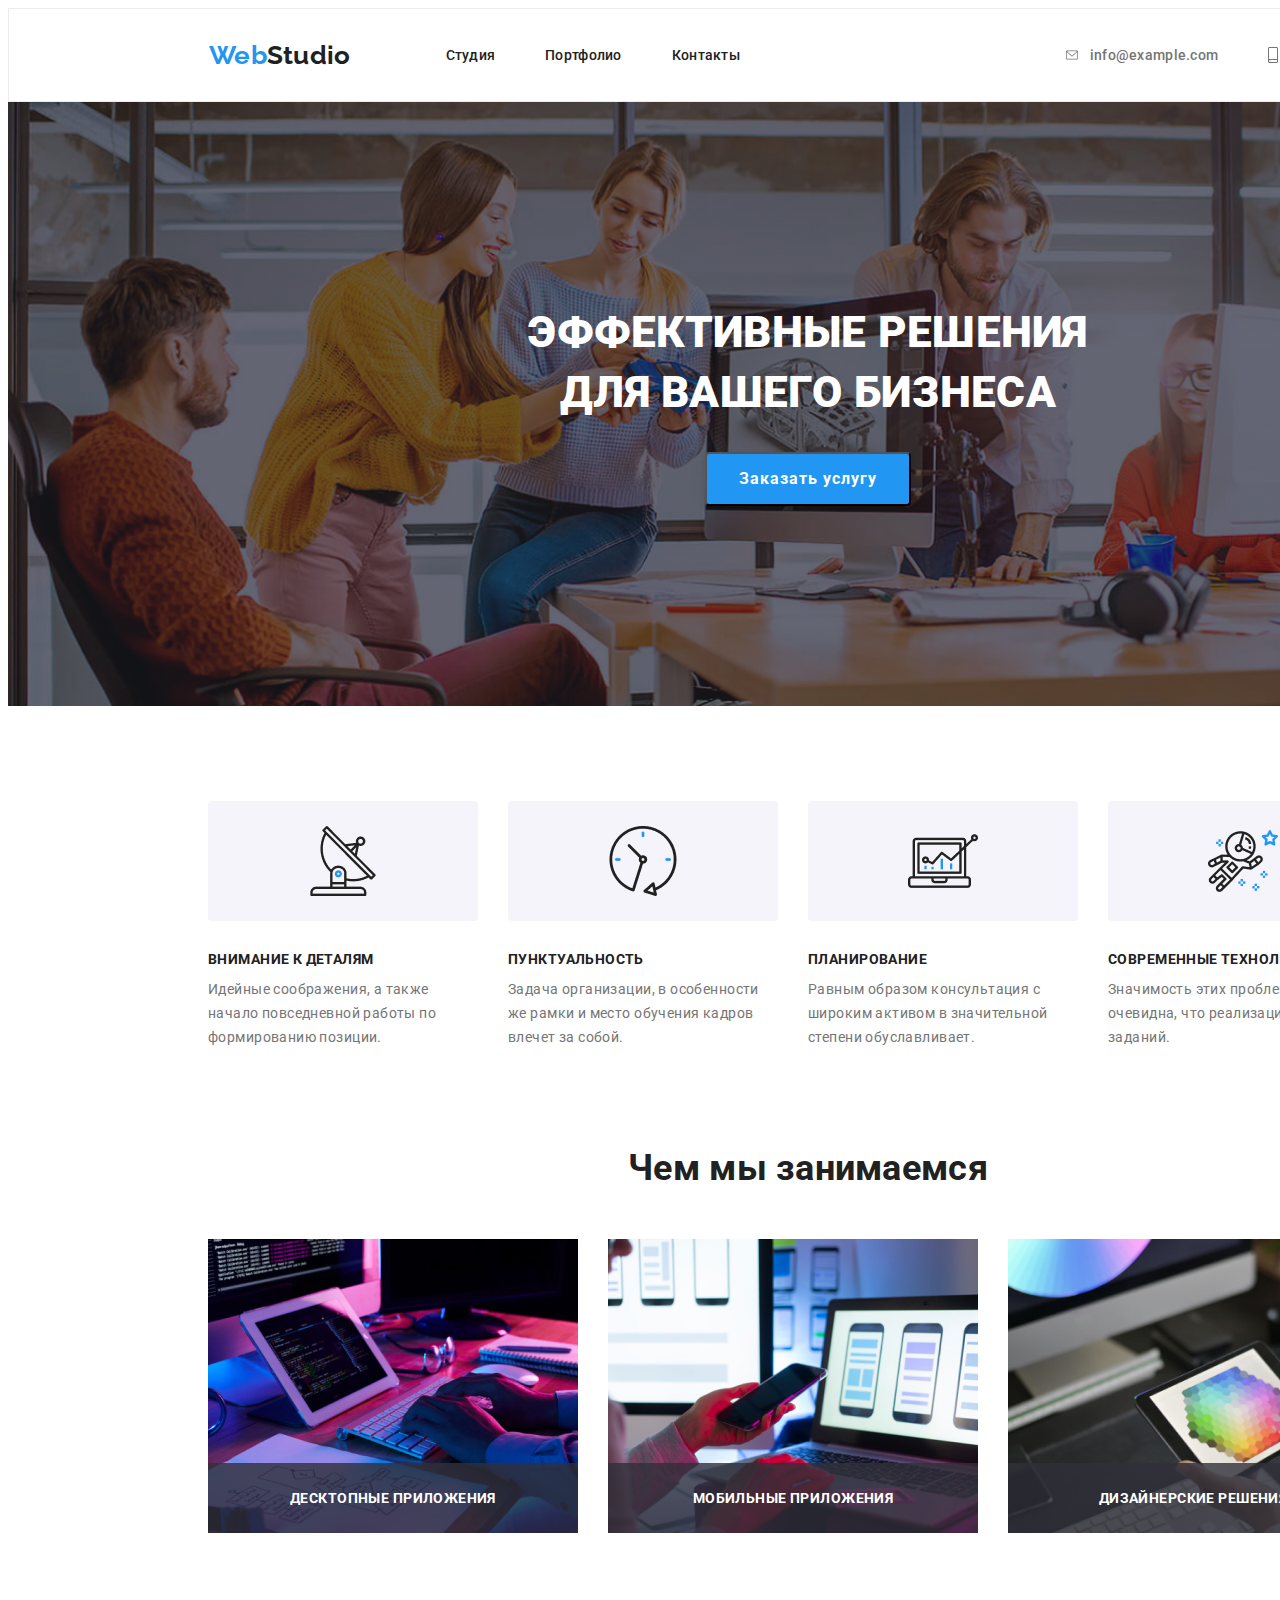
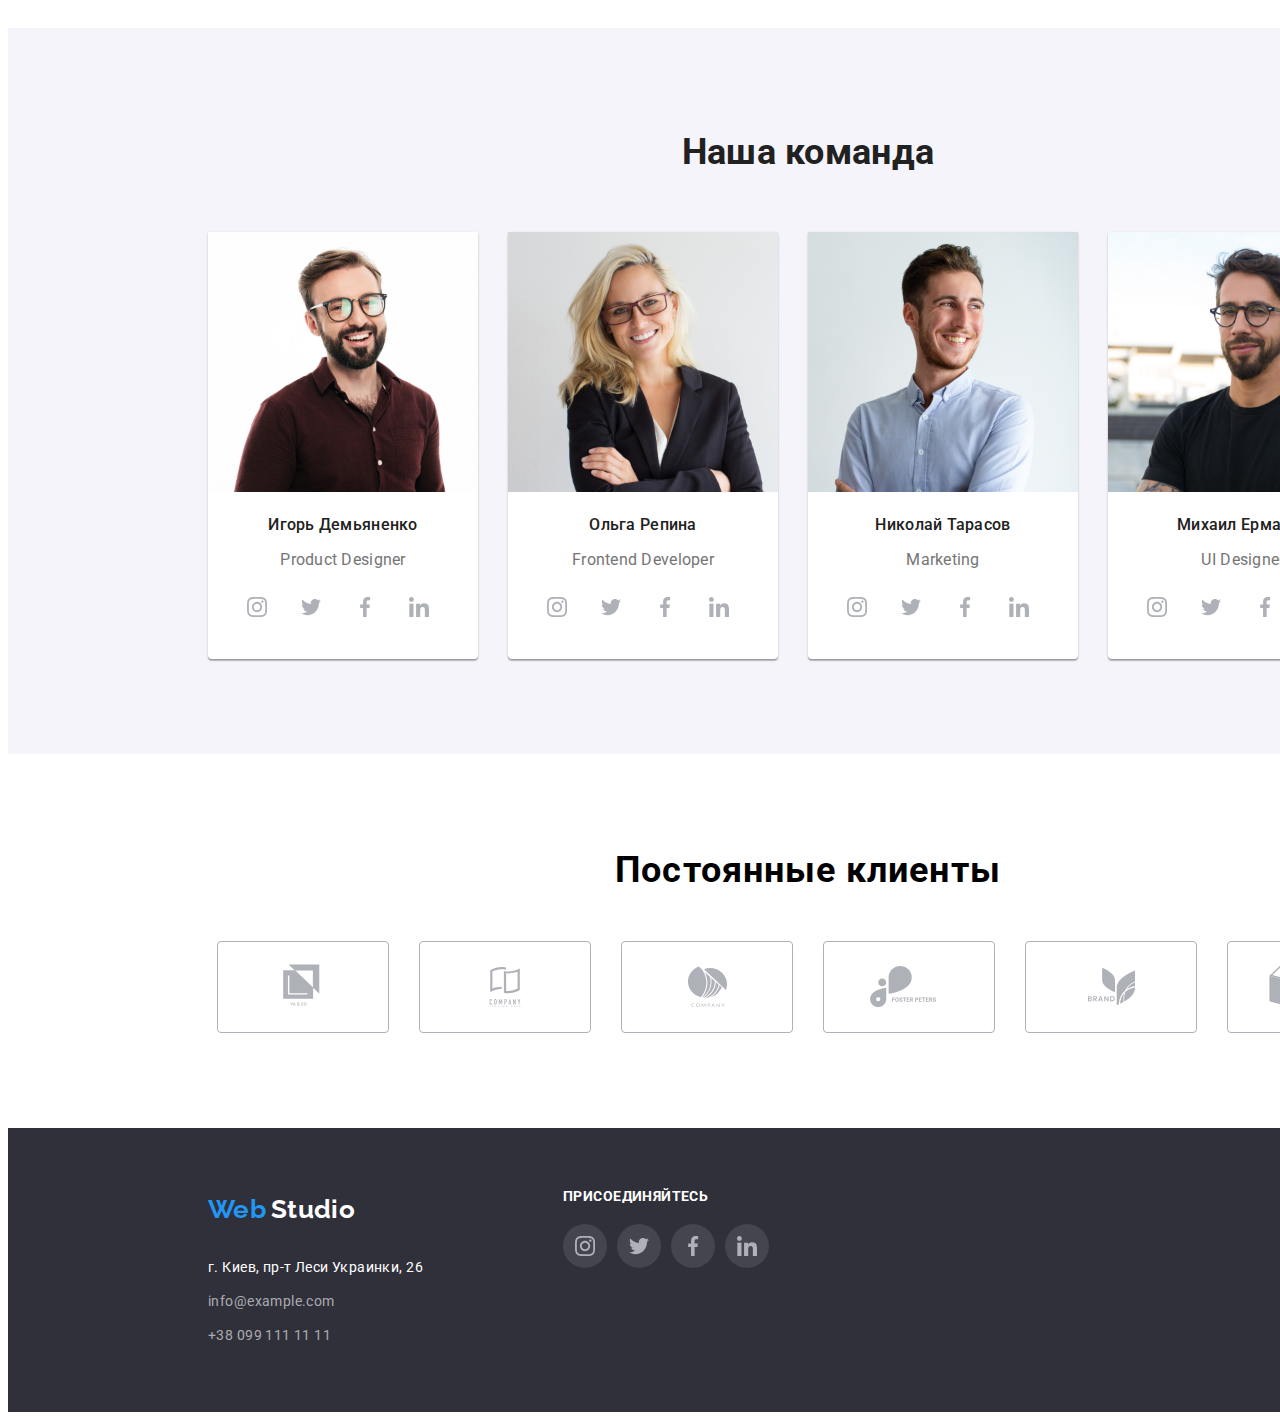
<file: index.html>
<!DOCTYPE html>
<html lang="ru">
	<head>
		<meta charset="UTF-8" />
		<meta name="viewport" content="width=device-width, initial-scale=1.0" />
		<title>Document</title>
		<link
			href="https://fonts.googleapis.com/css2?family=Raleway:wght@400;500;600;700&family=Roboto:wght@500;700;900&display=swap"
			rel="stylesheet"
		/>
		<link rel="stylesheet" href="./css/styles.css" />
		<link rel="stylesheet" href="./css/normalize.css" />
		<title>svg Sprites</title>
	</head>
	<body>
		<header class="header">
			<div class="container flexbox">
				<nav class="navigation">
					<a href="./studio.html" class="logo">
						<span class="fontweb">Web</span>
						<span class="fontstudio">Studio</span>
					</a>
					<ul class="list menu-list">
						<li class="menu-item">
							<a href="./studio.html" class="menu-link">Студия</a>
						</li>
						<li class="menu-item">
							<a href="./portfolio.html" class="menu-link">Портфолио</a>
						</li>
						<li class="menu-item"><a href="" class="menu-link">Контакты</a></li>
					</ul>
				</nav>
				<a href="mailto:info@example.com" class="address-link">
					<svg class="envelope">
						<use href="./images/symbol-defs.svg#icon-envelope-hover"></use>
					</svg>
					info@example.com
				</a>
				<a href="tel:+380991111111" class="phone-link">
					<svg class="phone"><use href="./images/symbol-defs.svg#icon-smartphone1"></use></svg>
					+38 099 111 11 11
				</a>
			</div>
		</header>
		<main>
			<article class="article">
				<section class="section bissnes">
					<div class="container">
						<h2 class="services">
							<p>Эффективные решения</p>
							<p>для вашего бизнеса</p>
						</h2>
						<div class="flexbox">
							<button class="btn">Заказать услугу</button>
						</div>
					
					</div>
				</section>
				<section class="section info">
					<div class="container">
						<ul class="text-align">
							<li class="list-main">
								<h5>Внимание к деталям</h5>
								<p>Идейные соображения, а также начало повседневной работы по формированию позиции.</p>
							</li>
							<li class="list-main">
								<h5>Пунктуальность</h5>
								<p>Задача организации, в особенности же рамки и место обучения кадров влечет за собой.</p>
							</li>
							<li class="list-main">
								<h5>Планирование</h5>
								<p>Равным образом консультация с широким активом в значительной степени обуславливает.</p>
							</li>
							<li class="list-main">
								<h5>Современные технологии</h5>
								<p>Значимость этих проблем настолько очевидна, что реализация плановых заданий.</p>
							</li>
						</ul>
						<h2 class="heading">Чем мы занимаемся</h2>
						<div class="flexbox">
							<ul class="img-box">
								<li class="img-blok">
									<div class="dez-main">
										<h3>Десктопные приложения</h3>
									</div>
									<img src="./images/box 1.jpg" alt="альтернативный текст" />
								</li>
								<li class="img-blok">
									<div class="dez-main">
										<h3>Мобильные приложения</h3>
									</div>
									<img src="./images/box 2.jpg" alt="альтернативный текст" />
								</li>
								<li class="img-blok">
									<div class="dez-main">
										<h3>Дизайнерские решения</h3>
									</div>
									<img src="./images/box 3.jpg" alt="альтернативный текст" />
								</li>
							</ul>
						</div>
					</div>
				</section>
				<section class="section comand">
					<div class="container">
						<h2 class="our-team">Наша команда</h2>
						<ul class="box-team flexbox">
							<li class="list-comand">
								<div class="bloc-comand">
									<img src="./images/img.jpg" alt="Альтернативный текст" class="size-img" />
									<p>Игорь Демьяненко</p>
									<p lang="en">Product Designer</p>
									<div>
										<ul class="socials-item">
											<li class="icon-items">
												<a href="" class="social-link">
													<svg class="icon-socials"><use href="./images/symbol-defs.svg#icon-instagram-2"></use></svg>
												</a>
											</li>
											<li class="icon-items">
												<a href="" class="social-link">
													<svg class="icon-socials"><use href="./images/symbol-defs.svg#icon-twitter-1"></use></svg>
												</a>
											</li>
											<li class="icon-items">
												<a href="" class="social-link">
													<svg class="icon-socials"><use href="./images/symbol-defs.svg#icon-facebook-1"></use></svg>
												</a>
											</li>
											<li class="icon-items">
												<a href="" class="social-link">
													<svg class="icon-socials"><use href="./images/symbol-defs.svg#icon-linkedin-1"></use></svg>
												</a>
											</li>
										</ul>
									</div>
								</div>
							</li>
							<li class="list-comand">
								<div class="bloc-comand">
									<img src="./images/img (1).jpg" alt="Альтернативный текст" class="size-img" />
									<p>Ольга Репина</p>
									<p lang="en">Frontend Developer</p>
									<div>
										<ul class="socials-item">
											<li class="icon-items">
												<a href="" class="social-link">
													<svg class="icon-socials"><use href="./images/symbol-defs.svg#icon-instagram-2"></use></svg>
												</a>
											</li>
											<li class="icon-items">
												<a href="" class="social-link">
													<svg class="icon-socials"><use href="./images/symbol-defs.svg#icon-twitter-1"></use></svg>
												</a>
											</li>
											<li class="icon-items">
												<a href="" class="social-link">
													<svg class="icon-socials"><use href="./images/symbol-defs.svg#icon-facebook-1"></use></svg>
												</a>
											</li>
											<li class="icon-items">
												<a href="" class="social-link">
													<svg class="icon-socials"><use href="./images/symbol-defs.svg#icon-linkedin-1"></use></svg>
												</a>
											</li>
										</ul>
									</div>
								</div>
							</li>
							<li class="list-comand">
								<div class="bloc-comand">
									<img src="./images/img (2).jpg" alt="Альтернативный текст" class="size-img" />
									<p>Николай Тарасов</p>
									<p lang="en">Marketing</p>
									<div>
										<ul class="socials-item">
											<li class="icon-items">
												<a href="" class="social-link">
													<svg class="icon-socials"><use href="./images/symbol-defs.svg#icon-instagram-2"></use></svg>
												</a>
											</li>
											<li class="icon-items">
												<a href="" class="social-link">
													<svg class="icon-socials"><use href="./images/symbol-defs.svg#icon-twitter-1"></use></svg>
												</a>
											</li>
											<li class="icon-items">
												<a href="" class="social-link">
													<svg class="icon-socials"><use href="./images/symbol-defs.svg#icon-facebook-1"></use></svg>
												</a>
											</li>
											<li class="icon-items">
												<a href="" class="social-link">
													<svg class="icon-socials"><use href="./images/symbol-defs.svg#icon-linkedin-1"></use></svg>
												</a>
											</li>
										</ul>
									</div>
								</div>
							</li>
							<li class="list-comand">
								<div class="bloc-comand">
									<img src="./images/img (3).jpg" alt="Альтернативный текст" class="size-img" />
									<p>Михаил Ермаков</p>
									<p lang="en">UI Designer</p>
									<div>
										<ul class="socials-item">
											<li class="icon-items">
												<a href="" class="social-link">
													<svg class="icon-socials"><use href="./images/symbol-defs.svg#icon-instagram-2"></use></svg>
												</a>
											</li>
											<li class="icon-items">
												<a href="" class="social-link">
													<svg class="icon-socials"><use href="./images/symbol-defs.svg#icon-twitter-1"></use></svg>
												</a>
											</li>
											<li class="icon-items">
												<a href="" class="social-link">
													<svg class="icon-socials"><use href="./images/symbol-defs.svg#icon-facebook-1"></use></svg>
												</a>
											</li>
											<li class="icon-items">
												<a href="" class="social-link">
													<svg class="icon-socials"><use href="./images/symbol-defs.svg#icon-linkedin-1"></use></svg>
												</a>
											</li>
										</ul>
									</div>
								</div>
							</li>
						</ul>
					</div>
				</section>
				<section class="section partner-box">
					<div class="container">
						<h2 class="clients">Постоянные клиенты</h2>
						<ul class="partner">
							<li class="view">
								<a href="" class="partner-link">
									<svg class="logo-partner">
										<use href="./images/symbol-defs.svg#icon-logo-1"></use>
									</svg>
								</a>
							</li>
							<li class="view">
								<a href="" class="partner-link">
									<svg class="logo-partner">
										<use href="./images/symbol-defs.svg#icon-logo-2"></use>
									</svg>
								</a>
							</li>
							<li class="view">
								<a href="" class="partner-link">
									<svg class="logo-partner">
										<use href="./images/symbol-defs.svg#icon-logo-3"></use>
									</svg>
								</a>
							</li>
							<li class="view">
								<a href="" class="partner-link">
									<svg class="logo-partner">
										<use href="./images/symbol-defs.svg#icon-logo4"></use>
									</svg>
								</a>
							</li>
							<li class="view">
								<a href="" class="partner-link">
									<svg class="logo-partner">
										<use href="./images/symbol-defs.svg#icon-logo-5"></use>
									</svg>
								</a>
							</li>
							<li class="view">
								<a href="" class="partner-link">
									<svg class="logo-partner">
										<use href="./images/symbol-defs.svg#icon-logo6"></use>
									</svg>
								</a>
							</li>
						</ul>
					</div>
				</section>
			</article>
		</main>
		<footer class="footer">
			<div class="container">
				<div class="footer-blok">
					<div>
						<h2 lang="en" class="logo-footer">
							<span class="fontweb">Web</span>
							<span class="fontstudio1">Studio</span>
						</h2>
						<div class="address">
							<address>г. Киев, пр-т Леси Украинки, 26</address>
							<p><a href="mailto:info@example.com">info@example.com</a></p>
							<p><a href="tel:+380991111111">+38 099 111 11 11</a></p>
						</div>
					</div>

					<div>
						<h3 class="join">присоединяйтесь</h3>
						<div>
							<ul class="socials-item">
								<li class="icon-items">
									<a href="" class="social-link-join">
										<svg class="icon-socials">
											<use href="./images/symbol-defs.svg#icon-instagram-2"></use>
										</svg>
									</a>
								</li>
								<li class="icon-items">
									<a href="" class="social-link-join">
										<svg class="icon-socials">
											<use href="./images/symbol-defs.svg#icon-twitter-1"></use>
										</svg>
									</a>
								</li>
								<li class="icon-items">
									<a href="" class="social-link-join">
										<svg class="icon-socials">
											<use href="./images/symbol-defs.svg#icon-facebook-1"></use>
										</svg>
									</a>
								</li>
								<li class="icon-items">
									<a href="" class="social-link-join">
										<svg class="icon-socials">
											<use href="./images/symbol-defs.svg#icon-linkedin-1"></use>
										</svg>
									</a>
								</li>
							</ul>
						</div>
					</div>
				</div>
			</div>
		</footer>
		<script src="./js/modal.js"></script>
		
		</div>
	</body>
</html>
</file>
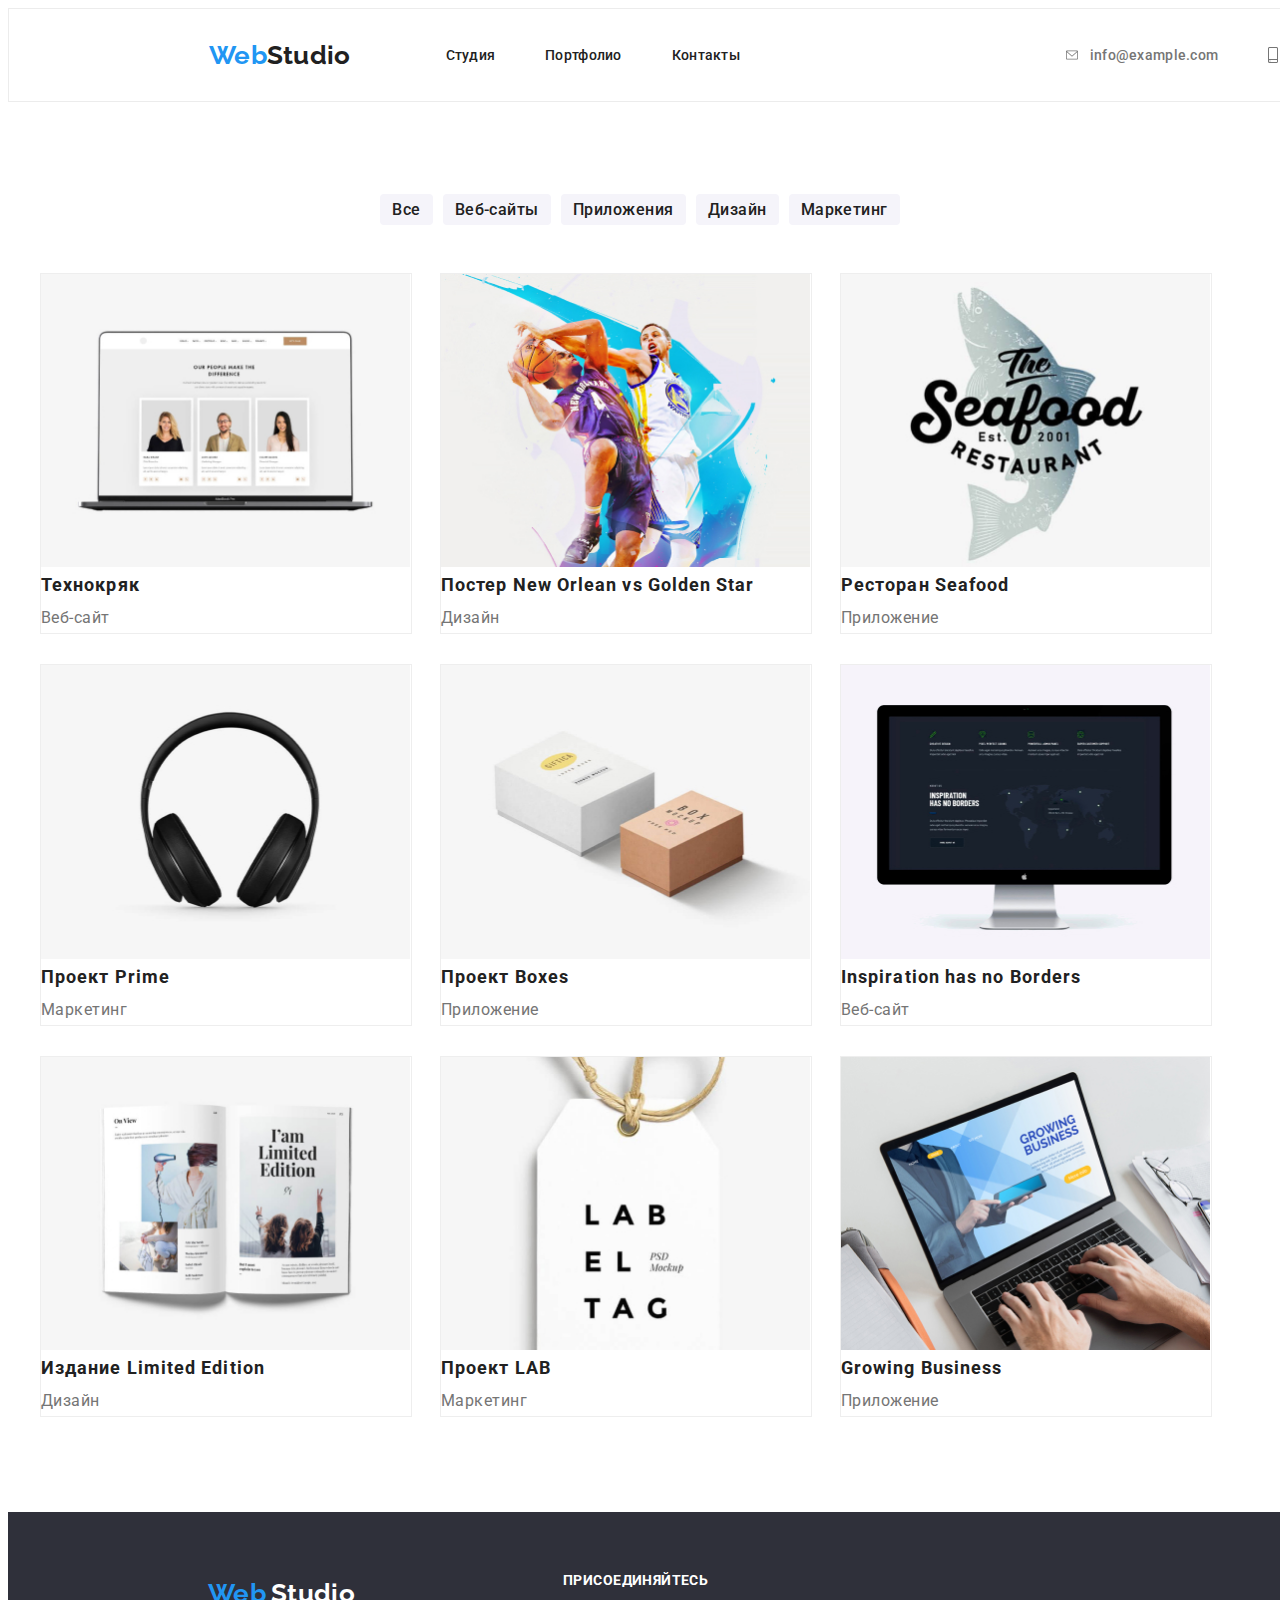
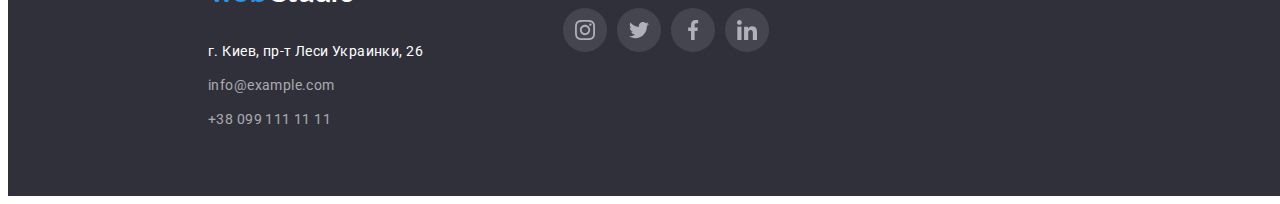
<file: portfolio.html>
<!DOCTYPE html>
<html lang="ru">
	<head>
		<meta charset="UTF-8" />
		<meta name="viewport" content="width=device-width, initial-scale=1.0" />
		<title>Document</title>
		<link
			href="https://fonts.googleapis.com/css2?family=Raleway:wght@400;500;600;700&family=Roboto:wght@500;700;900&display=swap"
			rel="stylesheet"
		/>
		<link rel="stylesheet" href="./css/styles.css" />
		<link rel="stylesheet" href="./css/normalize.css" />
	</head>
	<body>
		<header class="header">
			<div class="container flexbox">
				<nav class="navigation">
					<a href="./index.html" class="logo">
						<span class="fontweb">Web</span>
						<span class="fontstudio">Studio</span>
					</a>
					<ul class="list menu-list">
						<li class="menu-item">
							<a href="./studio.html" class="menu-link">Студия</a>
						</li>
						<li class="menu-item">
							<a href="./portfolio.html" class="menu-link">Портфолио</a>
						</li>
						<li class="menu-item"><a href="" class="menu-link">Контакты</a></li>
					</ul>
				</nav>
				<a href="mailto:info@example.com" class="address-link">
					<svg class="envelope">
						<use href="./images/symbol-defs.svg#icon-envelope-hover"></use>
					</svg>
					info@example.com
				</a>
				<a href="tel:+380991111111" class="phone-link">
					<svg class="phone">
						<use href="./images/symbol-defs.svg#icon-smartphone1"></use>
					</svg>
					+38 099 111 11 11
				</a>
			</div>
		</header>
		<main>
			<article class="article">
				<section class="section">
					<div class="container">
						<ul class="nav-portfolio flexbox">
							<li class="portfolio-link"><a href="" class="botton">Все</a></li>
							<li class="portfolio-link"><a href="" class="botton">Веб-сайты</a></li>
							<li class="portfolio-link"><a href="" class="botton">Приложения</a></li>
							<li class="portfolio-link"><a href="" class="botton">Дизайн</a></li>
							<li class="portfolio-link"><a href="" class="botton">Маркетинг</a></li>
						</ul>
					</div>
					<div class="container">
						<ul class="flexbox-port">
							<li class="list-port">
								<div class="container-box">
									<div class="hover-box">
										<img src="./images/pr/img.jpg" alt="Альтернативный текст" class="img-size" />
									</div>
									<div>
										<p>Технокряк</p>
										<p>Веб-сайт</p>
									</div>
								</div>
							</li>
							<li class="list-port">
								<div class="container-box">
									<img src="./images/pr/img (1).jpg" alt="Альтернативный текст" class="img-size" />
									<div>
										<p>Постер New Orlean vs Golden Star</p>
										<p>Дизайн</p>
									</div>
								</div>
							</li>
							<li class="list-port">
								<div class="container-box">
									<img src="./images/pr/img (2).jpg" alt="Альтернативный текст" class="img-size" />
									<div>
										<p>Ресторан Seafood</p>
										<p>Приложение</p>
									</div>
								</div>
							</li>
							<li class="list-port">
								<div class="container-box">
									<img src="./images/pr/img (3).jpg" alt="Альтернативный текст" class="img-size" />
									<div>
										<p>Проект Prime</p>
										<p>Маркетинг</p>
									</div>
								</div>
							</li>
							<li class="list-port">
								<div class="container-box">
									<img src="./images/pr/img (4).jpg" alt="Альтернативный текст" class="img-size" />
									<div>
										<p>Проект Boxes</p>
										<p>Приложение</p>
									</div>
								</div>
							</li>
							<li class="list-port">
								<div class="container-box">
									<img src="./images/pr/img (5).jpg" alt="Альтернативный текст" class="img-size" />
									<div>
										<p>Inspiration has no Borders</p>
										<p>Веб-сайт</p>
									</div>
								</div>
							</li>
							<li class="list-port">
								<div class="container-box">
									<img src="./images/pr/img (6).jpg" alt="Альтернативный текст" class="img-size" />
									<div>
										<p>Издание Limited Edition</p>
										<p>Дизайн</p>
									</div>
								</div>
							</li>
							<li class="list-port">
								<div class="container-box">
									<img src="./images/pr/img (7).jpg" alt="Альтернативный текст" class="img-size" />
									<div>
										<p>Проект LAB</p>
										<p>Маркетинг</p>
									</div>
								</div>
							</li>
							<li class="list-port">
								<div class="container-box">
									<img src="./images/pr/img (8).jpg" alt="Альтернативный текст" class="img-size" />
									<div>
										<p>Growing Business</p>
										<p>Приложение</p>
									</div>
								</div>
							</li>
						</ul>
					</div>
				</section>
			</article>
		</main>
		<footer class="footer">
			<div class="container">
				<div class="footer-blok">
					<div>
						<h2 lang="en" class="logo-footer">
							<span class="fontweb">Web</span>
							<span class="fontstudio1">Studio</span>
						</h2>
						<div class="address">
							<address>г. Киев, пр-т Леси Украинки, 26</address>
							<p><a href="mailto:info@example.com">info@example.com</a></p>
							<p><a href="tel:+380991111111">+38 099 111 11 11</a></p>
						</div>
					</div>

					<div>
						<h3 class="join">присоединяйтесь</h3>
						<div>
							<ul class="socials-item">
								<li class="icon-items">
									<a href="" class="social-link-join">
										<svg class="icon-socials">
											<use href="./images/symbol-defs.svg#icon-instagram-2"></use>
										</svg>
									</a>
								</li>
								<li class="icon-items">
									<a href="" class="social-link-join">
										<svg class="icon-socials">
											<use href="./images/symbol-defs.svg#icon-twitter-1"></use>
										</svg>
									</a>
								</li>
								<li class="icon-items">
									<a href="" class="social-link-join">
										<svg class="icon-socials">
											<use href="./images/symbol-defs.svg#icon-facebook-1"></use>
										</svg>
									</a>
								</li>
								<li class="icon-items">
									<a href="" class="social-link-join">
										<svg class="icon-socials">
											<use href="./images/symbol-defs.svg#icon-linkedin-1"></use>
										</svg>
									</a>
								</li>
							</ul>
						</div>
					</div>
				</div>
			</div>
		</footer>
	</body>
</html>
</file>
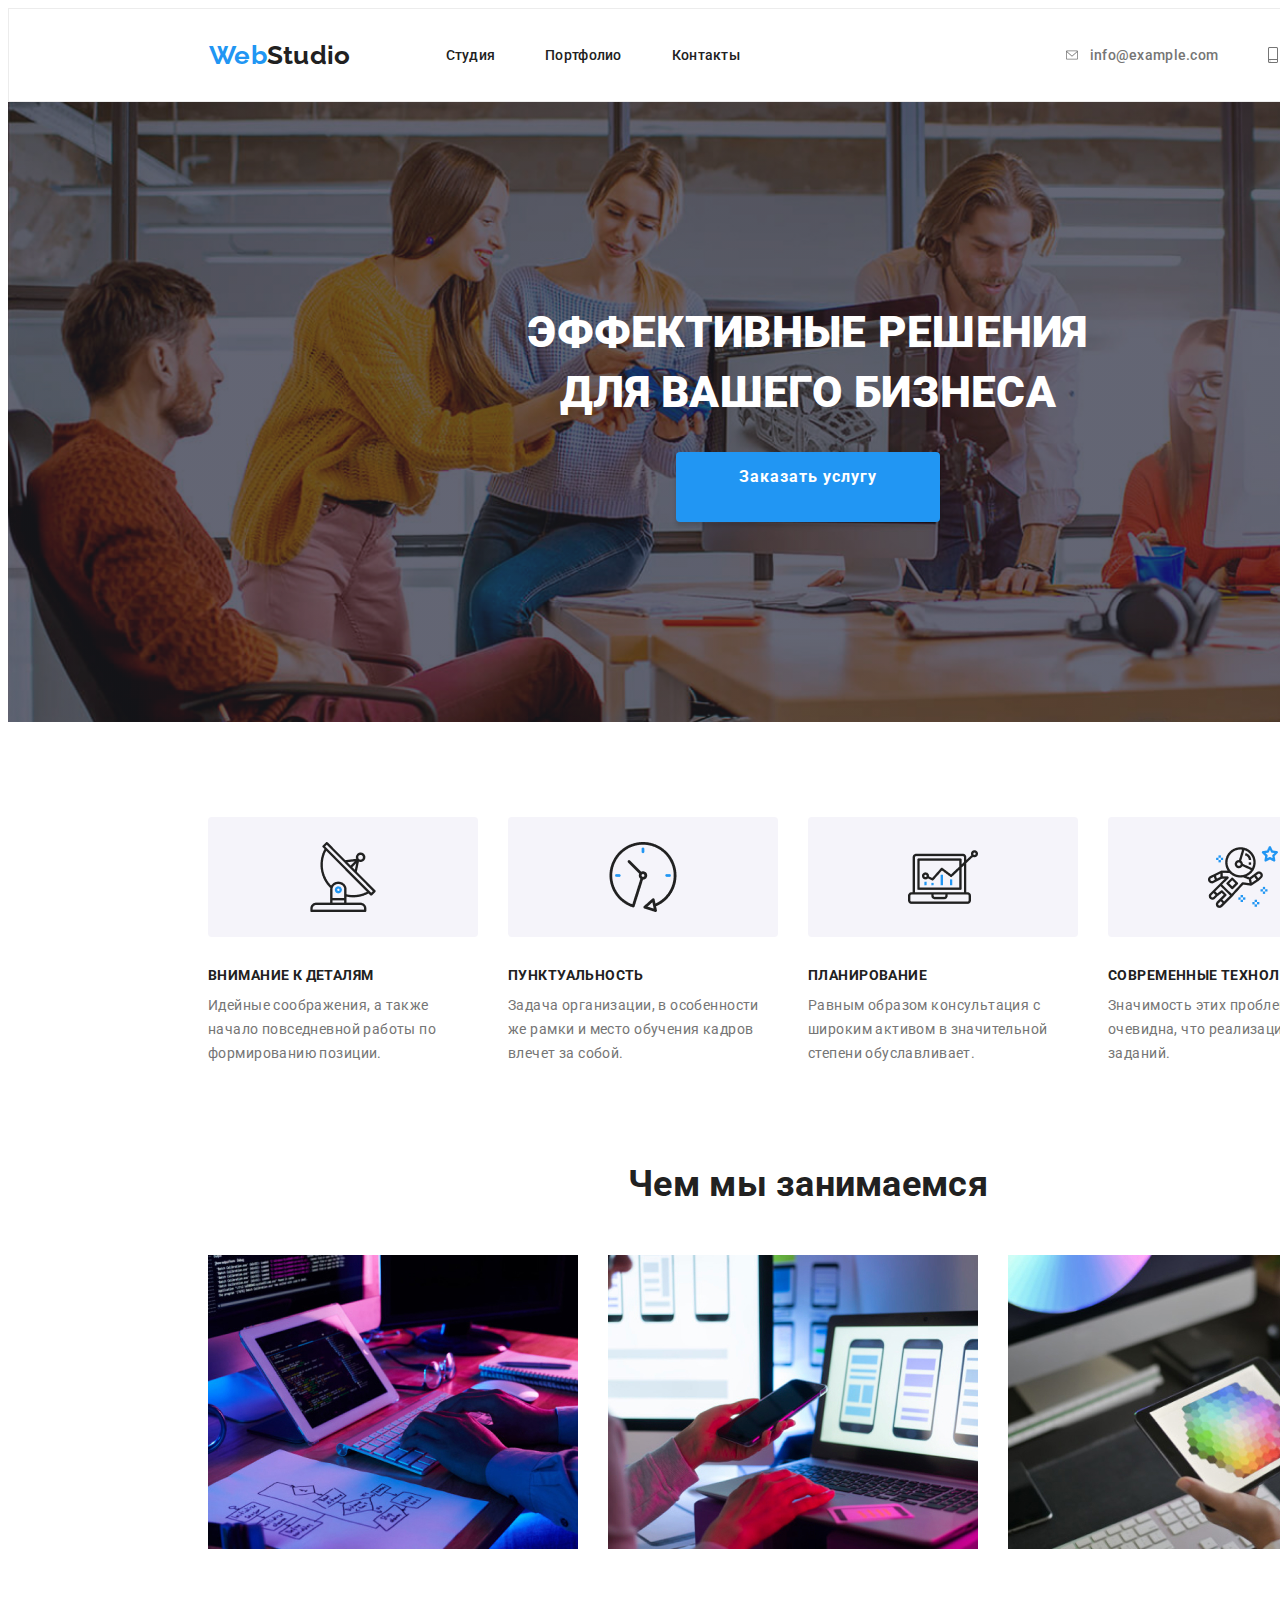
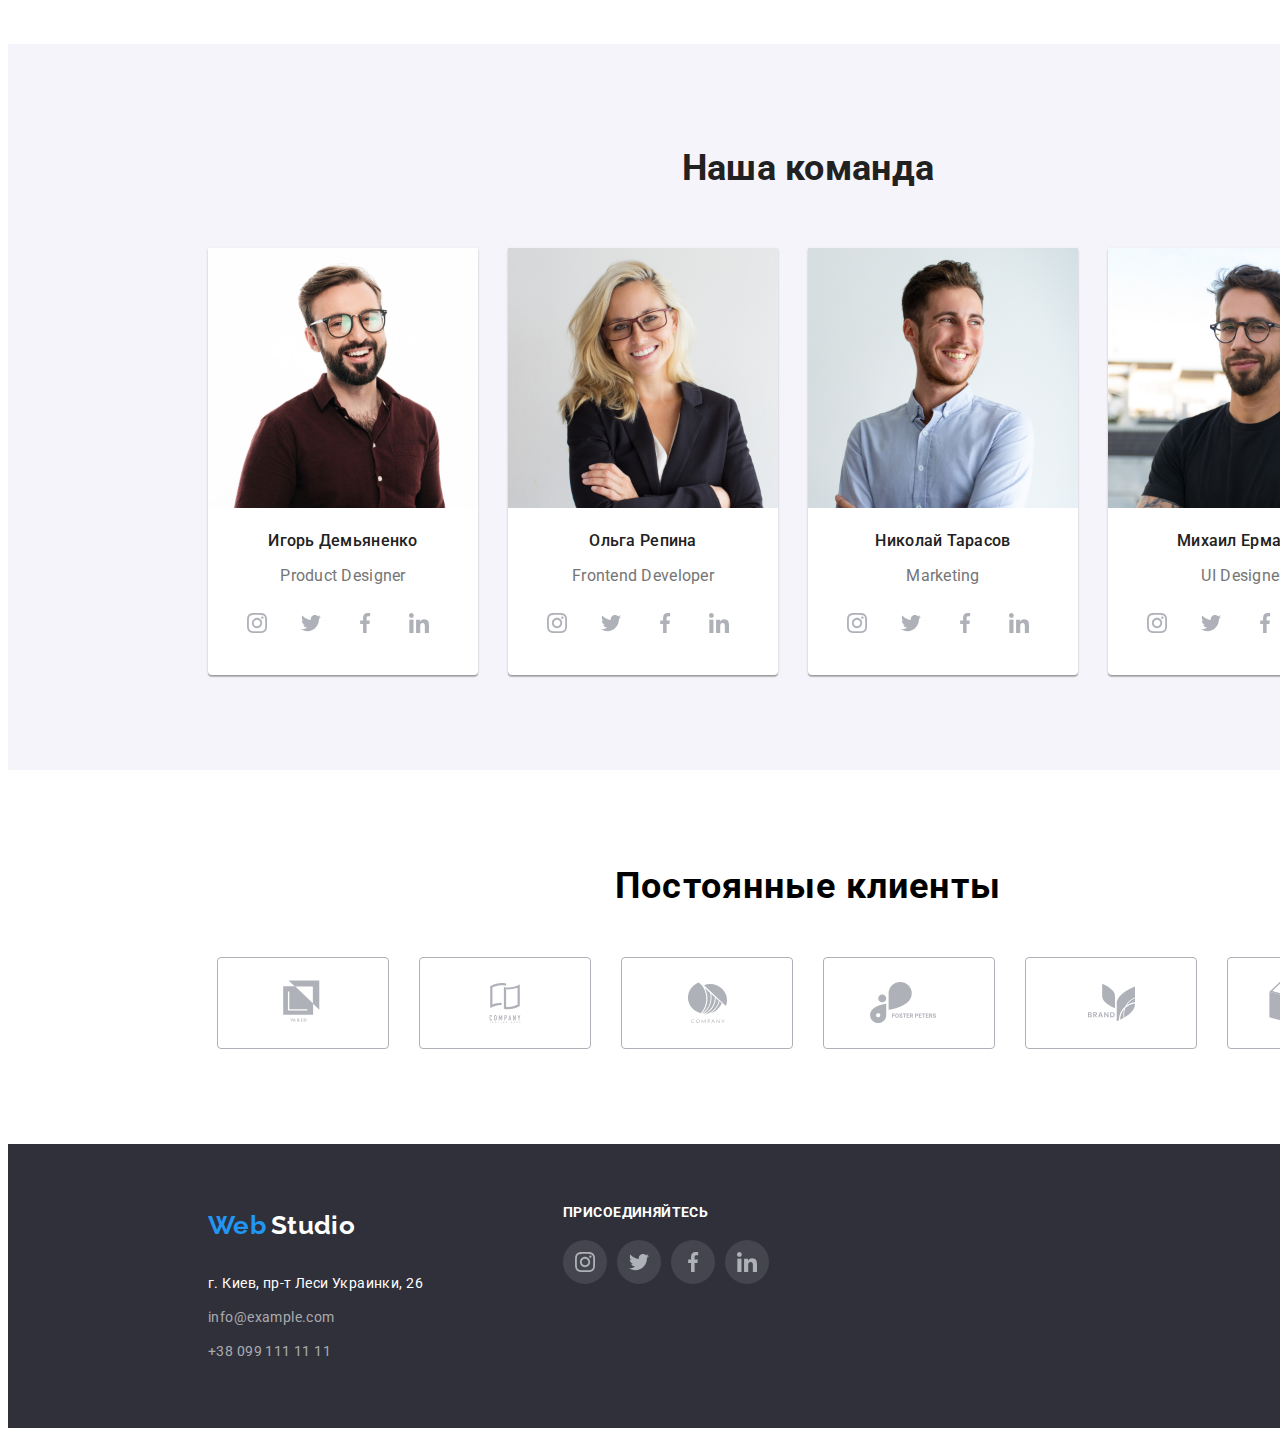
<file: studio.html>
<!DOCTYPE html>
<html lang="ru">

<head>
    <meta charset="UTF-8" />
    <meta name="viewport" content="width=device-width, initial-scale=1.0" />
    <title>Document</title>
    <link
        href="https://fonts.googleapis.com/css2?family=Raleway:wght@400;500;600;700&family=Roboto:wght@500;700;900&display=swap"
        rel="stylesheet" />
    <link rel="stylesheet" href="./css/styles.css" />
    <link rel="stylesheet" href="./css/normalize.css" />
    <title>svg Sprites</title>
</head>

<body>
    <header class="header">
        <div class="container flexbox">
            <nav class="navigation">
                <a href="./index.html" class="logo">
                    <span class="fontweb">Web</span>
                    <span class="fontstudio">Studio</span>
                </a>
                <ul class="list menu-list">
                    <li class="menu-item">
                        <a href="./studio.html" class="menu-link">Студия</a>
                    </li>
                    <li class="menu-item">
                        <a href="./portfolio.html" class="menu-link">Портфолио</a>
                    </li>
                    <li class="menu-item"><a href="" class="menu-link">Контакты</a></li>
                </ul>
            </nav>
            <a href="mailto:info@example.com" class="address-link">
                <svg class="envelope">
                    <use href="./images/symbol-defs.svg#icon-envelope-hover"></use>
                </svg>
                info@example.com
            </a>
            <a href="tel:+380991111111" class="phone-link">
                <svg class="phone">
                    <use href="./images/symbol-defs.svg#icon-smartphone1"></use>
                </svg>
                +38 099 111 11 11
            </a>
        </div>
    </header>
    <main>
        <article class="article">
            <section class="section bissnes">
                <div class="container">
                    <h2 class="services">
                        <p>Эффективные решения</p>
                        <p>для вашего бизнеса</p>
                    </h2>
                    <div class="flexbox">
                        <a href="" class="btn">Заказать услугу</a>
                    </div>
                </div>
            </section>
            <section class="section info">
                <div class="container">
                    <ul class="text-align">
                        <li class="list-main">
                            <h5>Внимание к деталям</h5>
                            <p>Идейные соображения, а также начало повседневной работы по формированию позиции.</p>
                        </li>
                        <li class="list-main">
                            <h5>Пунктуальность</h5>
                            <p>Задача организации, в особенности же рамки и место обучения кадров влечет за собой.</p>
                        </li>
                        <li class="list-main">
                            <h5>Планирование</h5>
                            <p>Равным образом консультация с широким активом в значительной степени обуславливает.</p>
                        </li>
                        <li class="list-main">
                            <h5>Современные технологии</h5>
                            <p>Значимость этих проблем настолько очевидна, что реализация плановых заданий.</p>
                        </li>
                    </ul>
                    <h2 class="heading">Чем мы занимаемся</h2>
                    <div class="flexbox">
                        <ul class="img-box">
                            <li class="img-blok">
                                <img src="./images/box 1.jpg" alt="Альтернативный текст" />
                            </li>
                            <li class="img-blok">
                                <img src="./images/box 2.jpg" alt="Альтернативный текст" />
                            </li>
                            <li class="img-blok">
                                <img src="./images/box 3.jpg" alt="Альтернативный текст" />
                            </li>
                        </ul>
                    </div>
                </div>
            </section>
            <section class="section comand">
                <div class="container">
                    <h2 class="our-team">Наша команда</h2>
                    <ul class="box-team flexbox">
                        <li class="list-comand">
                            <div class="bloc-comand">
                                <img src="./images/img.jpg" alt="Альтернативный текст" class="size-img" />
                                <p>Игорь Демьяненко</p>
                                <p lang="en">Product Designer</p>
                                <div>
                                    <ul class="socials-item">
                                        <li class="icon-items">
                                            <a href="" class="social-link">
                                                <svg class="icon-socials">
                                                    <use href="./images/symbol-defs.svg#icon-instagram-2"></use>
                                                </svg>
                                            </a>
                                        </li>
                                        <li class="icon-items">
                                            <a href="" class="social-link">
                                                <svg class="icon-socials">
                                                    <use href="./images/symbol-defs.svg#icon-twitter-1"></use>
                                                </svg>
                                            </a>
                                        </li>
                                        <li class="icon-items">
                                            <a href="" class="social-link">
                                                <svg class="icon-socials">
                                                    <use href="./images/symbol-defs.svg#icon-facebook-1"></use>
                                                </svg>
                                            </a>
                                        </li>
                                        <li class="icon-items">
                                            <a href="" class="social-link">
                                                <svg class="icon-socials">
                                                    <use href="./images/symbol-defs.svg#icon-linkedin-1"></use>
                                                </svg>
                                            </a>
                                        </li>
                                    </ul>
                                </div>
                            </div>
                        </li>
                        <li class="list-comand">
                            <div class="bloc-comand">
                                <img src="./images/img (1).jpg" alt="Альтернативный текст" class="size-img" />
                                <p>Ольга Репина</p>
                                <p lang="en">Frontend Developer</p>
                                <div>
                                    <ul class="socials-item">
                                        <li class="icon-items">
                                            <a href="" class="social-link">
                                                <svg class="icon-socials">
                                                    <use href="./images/symbol-defs.svg#icon-instagram-2"></use>
                                                </svg>
                                            </a>
                                        </li>
                                        <li class="icon-items">
                                            <a href="" class="social-link">
                                                <svg class="icon-socials">
                                                    <use href="./images/symbol-defs.svg#icon-twitter-1"></use>
                                                </svg>
                                            </a>
                                        </li>
                                        <li class="icon-items">
                                            <a href="" class="social-link">
                                                <svg class="icon-socials">
                                                    <use href="./images/symbol-defs.svg#icon-facebook-1"></use>
                                                </svg>
                                            </a>
                                        </li>
                                        <li class="icon-items">
                                            <a href="" class="social-link">
                                                <svg class="icon-socials">
                                                    <use href="./images/symbol-defs.svg#icon-linkedin-1"></use>
                                                </svg>
                                            </a>
                                        </li>
                                    </ul>
                                </div>
                            </div>
                        </li>
                        <li class="list-comand">
                            <div class="bloc-comand">
                                <img src="./images/img (2).jpg" alt="Альтернативный текст" class="size-img" />
                                <p>Николай Тарасов</p>
                                <p lang="en">Marketing</p>
                                <div>
                                    <ul class="socials-item">
                                        <li class="icon-items">
                                            <a href="" class="social-link">
                                                <svg class="icon-socials">
                                                    <use href="./images/symbol-defs.svg#icon-instagram-2"></use>
                                                </svg>
                                            </a>
                                        </li>
                                        <li class="icon-items">
                                            <a href="" class="social-link">
                                                <svg class="icon-socials">
                                                    <use href="./images/symbol-defs.svg#icon-twitter-1"></use>
                                                </svg>
                                            </a>
                                        </li>
                                        <li class="icon-items">
                                            <a href="" class="social-link">
                                                <svg class="icon-socials">
                                                    <use href="./images/symbol-defs.svg#icon-facebook-1"></use>
                                                </svg>
                                            </a>
                                        </li>
                                        <li class="icon-items">
                                            <a href="" class="social-link">
                                                <svg class="icon-socials">
                                                    <use href="./images/symbol-defs.svg#icon-linkedin-1"></use>
                                                </svg>
                                            </a>
                                        </li>
                                    </ul>
                                </div>
                            </div>
                        </li>
                        <li class="list-comand">
                            <div class="bloc-comand">
                                <img src="./images/img (3).jpg" alt="Альтернативный текст" class="size-img" />
                                <p>Михаил Ермаков</p>
                                <p lang="en">UI Designer</p>
                                <div>
                                    <ul class="socials-item">
                                        <li class="icon-items">
                                            <a href="" class="social-link">
                                                <svg class="icon-socials">
                                                    <use href="./images/symbol-defs.svg#icon-instagram-2"></use>
                                                </svg>
                                            </a>
                                        </li>
                                        <li class="icon-items">
                                            <a href="" class="social-link">
                                                <svg class="icon-socials">
                                                    <use href="./images/symbol-defs.svg#icon-twitter-1"></use>
                                                </svg>
                                            </a>
                                        </li>
                                        <li class="icon-items">
                                            <a href="" class="social-link">
                                                <svg class="icon-socials">
                                                    <use href="./images/symbol-defs.svg#icon-facebook-1"></use>
                                                </svg>
                                            </a>
                                        </li>
                                        <li class="icon-items">
                                            <a href="" class="social-link">
                                                <svg class="icon-socials">
                                                    <use href="./images/symbol-defs.svg#icon-linkedin-1"></use>
                                                </svg>
                                            </a>
                                        </li>
                                    </ul>
                                </div>
                            </div>
                        </li>
                    </ul>
                </div>
            </section>
            <section class="section partner-box">
                <div class="container">
                    <h2 class="clients">Постоянные клиенты</h2>
                    <ul class="partner">
                        <li class="view">
                            <a href="" class="partner-link">
                                <svg class="logo-partner">
                                    <use href="./images/symbol-defs.svg#icon-logo-1"></use>
                                </svg>
                            </a>
                        </li>
                        <li class="view">
                            <a href="" class="partner-link">
                                <svg class="logo-partner">
                                    <use href="./images/symbol-defs.svg#icon-logo-2"></use>
                                </svg>
                            </a>
                        </li>
                        <li class="view">
                            <a href="" class="partner-link">
                                <svg class="logo-partner">
                                    <use href="./images/symbol-defs.svg#icon-logo-3"></use>
                                </svg>
                            </a>
                        </li>
                        <li class="view">
                            <a href="" class="partner-link">
                                <svg class="logo-partner">
                                    <use href="./images/symbol-defs.svg#icon-logo4"></use>
                                </svg>
                            </a>
                        </li>
                        <li class="view">
                            <a href="" class="partner-link">
                                <svg class="logo-partner">
                                    <use href="./images/symbol-defs.svg#icon-logo-5"></use>
                                </svg>
                            </a>
                        </li>
                        <li class="view">
                            <a href="" class="partner-link">
                                <svg class="logo-partner">
                                    <use href="./images/symbol-defs.svg#icon-logo6"></use>
                                </svg>
                            </a>
                        </li>
                    </ul>
                </div>
            </section>
        </article>
    </main>
    <footer class="footer">
        <div class="container">
            <div class="footer-blok">
                <div>
                    <h2 lang="en" class="logo-footer">
                        <span class="fontweb">Web</span>
                        <span class="fontstudio1">Studio</span>
                    </h2>
                    <div class="address">
                        <address>г. Киев, пр-т Леси Украинки, 26</address>
                        <p><a href="mailto:info@example.com">info@example.com</a></p>
                        <p><a href="tel:+380991111111">+38 099 111 11 11</a></p>
                    </div>
                </div>

                <div>
                    <h3 class="join">присоединяйтесь</h3>
                    <div>
                        <ul class="socials-item">
                            <li class="icon-items">
                                <a href="" class="social-link-join">
                                    <svg class="icon-socials">
                                        <use href="./images/symbol-defs.svg#icon-instagram-2"></use>
                                    </svg>
                                </a>
                            </li>
                            <li class="icon-items">
                                <a href="" class="social-link-join">
                                    <svg class="icon-socials">
                                        <use href="./images/symbol-defs.svg#icon-twitter-1"></use>
                                    </svg>
                                </a>
                            </li>
                            <li class="icon-items">
                                <a href="" class="social-link-join">
                                    <svg class="icon-socials">
                                        <use href="./images/symbol-defs.svg#icon-facebook-1"></use>
                                    </svg>
                                </a>
                            </li>
                            <li class="icon-items">
                                <a href="" class="social-link-join">
                                    <svg class="icon-socials">
                                        <use href="./images/symbol-defs.svg#icon-linkedin-1"></use>
                                    </svg>
                                </a>
                            </li>
                        </ul>
                    </div>
                </div>
            </div>
        </div>
    </footer>
</body>

</html>
</file>
<file: css/styles.css>
html {
	box-sizing: border-box;
}
/* *,
*::after,
*::before {
	box-sizing: inherit;
} */
body {
	font-family: "Roboto", "Raleway";
	font-size: 14px;
	line-height: 1.625;
	letter-spacing: 0.02em;
	color: var(--main-color);
}
.container {
	width: 1200px;
	padding-left: 15px;
	padding-right: 15px;
	margin-left: auto;
	margin-right: auto;
}
.flexbox {
	display: flex;
}
/* ШАПКА */
/*Логотип*/
.logo {
	display: inline-flex;
	margin: 0px;
	margin-right: 95px;
	text-decoration: none;
}
.fontweb {
	font-family: "Raleway";
	font-style: normal;
	font-weight: bold;
	font-size: 26px;
	color: #2196f3;
	margin: 0px;
}
.fontstudio {
	font-family: "Raleway";
	font-style: normal;
	font-weight: bold;
	font-size: 26px;
	margin: 0px;
	color: #212121;
}
.fontstudio1 {
	font-family: "raleway";
	font-style: normal;
	font-weight: bold;
	font-size: 26px;
	color: #ffffff;
}
/* Навигация сайта*/

.menu-item:not(:last-child) {
	margin-right: 50px;
}

.navigation .menu-list {
	display: flex;
	align-items: center;
}
.list {
	list-style: none;
	margin: 0;
	padding: 0px;
}
.navigation {
	display: flex;
	align-content: center;
	margin-right: auto;
}
.menu-link {
	color: #212121;
	font-family: "Roboto";
	font-weight: 500;
	font-size: 14px;
	text-decoration: none;

	transition-duration: 250ms;
	transition-property: background-color;
	transition-timing-function: cubic-bezier(0.4, 0, 0.2, 1);
}
.menu-link:hover {
	color: #2196f3;
}
.menu-item {
	position: relative;
}
.menu-link::after {
	content: "";
	position: absolute;
	top: 54px;
	display: block;
	width: 100%;
	height: 4px;
	background-color: #2196f3;
	border-radius: 2px;
	opacity: 0;
	transition-duration: 250ms;
}

.menu-link:hover::after {
	opacity: 1;
}

.article {
	display: block;
	margin: 0px;
}
.address-link {
	display: inline-flex;
	align-items: center;
	font-family: "Roboto";
	font-style: normal;
	font-weight: 500;
	font-size: 14px;
	line-height: 16px;
	letter-spacing: 0.02em;
	color: #757575;
	margin-right: 50px;
	text-decoration: none;

	transition-duration: 250ms;
	transition-property: background-color;
	transition-timing-function: cubic-bezier(0.4, 0, 0.2, 1);
}
.envelope {
	display: flex;
	width: 16px;
	height: 12px;
	fill: currentColor;
	margin-right: 10px;
}

.address-link:hover {
	color: #2196f3;
	fill: #2196f3;
}
.phone {
	width: 10px;
	height: 16px;
	fill: currentColor;
	margin-right: 10px;
}

.phone-link:hover {
	color: #2196f3;
	fill: #2196f3;
}
.phone-link {
	display: inline-flex;
	font-family: "Roboto";
	font-style: normal;
	font-weight: 500;
	font-size: 14px;
	line-height: 16px;
	letter-spacing: 0.02em;
	color: #757575;
	text-decoration: none;
	align-items: center;

	transition-duration: 250ms;
	transition-property: background-color;
	transition-timing-function: cubic-bezier(0.4, 0, 0.2, 1);
}
.phone-link:hover {
	color: #2196f3;
}
/* Шапка сайта*/
.header {
	background: #ffffff;
	padding-top: 25px;
	padding-bottom: 25px;
	border: 1px solid #ececec;
	min-width: 1600px;
}
.header .flexbox {
	justify-content: flex-end;
	align-items: center;
}
/*секция 1*/
.section {
	padding-top: 95px;
	padding-bottom: 95px;
}
.bissnes {
	background-image: linear-gradient(rgba(47, 48, 58, 0.4), rgba(47, 48, 58, 0.4)), url(../images/hero.jpg);
	background-repeat: no-repeat;
	background-position: center;
	background-size: cover;
	min-width: 1600px;
	padding-top: 200px;
	padding-bottom: 200px;
	margin-left: auto;
	margin-right: auto;
}

.services {
	font-family: "Roboto";
	font-size: 44px;
	font-weight: 900;
	line-height: 30px;
	margin: 0px;
	color: #ffffff;
	text-transform: uppercase;
	padding-bottom: 30px;
}
.services p {
	margin: 0px;
	line-height: 60px;
	text-align: center;
}
.btn {
	background: #2196f3;
	box-shadow: 0px 4px 4px rgba(0, 0, 0, 0.15);
	border-radius: 4px;
	font-family: "Roboto";
	font-style: normal;
	font-weight: bold;
	font-size: 16px;
	line-height: 30px;
	text-align: center;
	letter-spacing: 0.06em;
	display: inline-block;
	min-width: 200px;
	min-height: 50px;
	color: #ffffff;
	padding: 0px;
	padding: 10px 32px;
	text-decoration: none;
	margin-left: auto;
	margin-right: auto;
}

/* кнопка на модалку */

/*СЕКЦИЯ 2*/
.info {
	background: #ffffff;
	min-width: 1600px;
}
.text-align {
	display: flex;
	margin: 0px;
	padding-left: 0px;
	padding-bottom: 95px;
}

.list-main {
	display: block;
}
.list-main h5 {
	font-family: "Roboto";
	font-style: normal;
	font-weight: bold;
	font-size: 14px;
	line-height: 16px;
	letter-spacing: 0.03em;
	text-transform: uppercase;
	color: #212121;
	margin-top: 0px;
	margin-bottom: 10px;
	display: block;
	content: "";
}
.list-main:not(:last-child) {
	margin-right: 30px;
}

.list-main:nth-child(1)::before {
	content: "";
	display: block;
	width: 270px;
	height: 120px;
	border-radius: 4px;
	background: url(../images/antenna\ 1.png), #f5f4fa;
	background-repeat: no-repeat;
	background-position: center;
	margin-bottom: 30px;
}

.list-main:nth-child(2)::before {
	content: "";
	display: block;
	width: 270px;
	height: 120px;
	border-radius: 4px;
	background: url(../images/clock\ 1.png), #f5f4fa;
	background-repeat: no-repeat;
	background-position: center;
	margin-bottom: 30px;
}
.list-main:nth-child(3)::before {
	content: "";
	display: block;
	width: 270px;
	height: 120px;
	border-radius: 4px;
	background: url(../images/diagram\ 1.png), #f5f4fa;
	background-repeat: no-repeat;
	background-position: center;
	margin-bottom: 30px;
}
.list-main:nth-child(4)::before {
	content: "";
	display: block;
	width: 270px;
	height: 120px;
	border-radius: 4px;
	background: url(../images/astronaut\ 1.png), #f5f4fa;
	background-repeat: no-repeat;
	background-position: center;
	margin-bottom: 30px;
}

.list-main p {
	font-family: "Roboto";
	font-style: normal;
	font-weight: normal;
	font-size: 14px;
	line-height: 24px;
	letter-spacing: 0.03em;
	color: #757575;
	margin: 0px;
	display: block;
	width: 270px;
	height: 75px;
}

.dez-main {
	position: absolute;
	width: 370px;
	height: 70px;
	background: rgba(47, 48, 58, 0.8);

	display: flex;
	justify-content: center;
	align-items: center;
	bottom: 0;
}
.dez-main h3 {
	font-size: 14px;
	letter-spacing: 0.03em;
	text-transform: uppercase;
	color: #ffffff;
	margin: 0;
}

.blok {
	width: 270px;
	height: 105px;
	margin: 0px;
	padding-right: 30px;
	align-items: center;
}
.blok h5 {
	font-family: "Roboto";
	font-weight: bold;
	font-size: 14px;
	line-height: 16px;
	text-transform: uppercase;
	color: #212121;
}
.blok p {
	font-family: "Roboto";
	font-style: normal;
	font-weight: normal;
	font-size: 14px;
	line-height: 24px;
	color: #757575;
}
.heading {
	text-align: center;
	font-family: "Roboto";
	font-style: normal;
	font-weight: bold;
	font-size: 36px;
	line-height: 42px;
	color: #212121;
	margin: 0px;
	padding-bottom: 50px;
}
.img-box {
	display: flex;
	align-items: center;
	margin: 0px;
	padding-left: 0px;
}
.img-box li {
	display: block;
}
.img-blok {
	position: relative;
	display: block;
}
.img-blok:not(:last-child) {
	margin-right: 30px;
}
.img-blok img {
	display: block;
}
/* СЕКЦИЯ 3 (Наша Команда) */
.comand {
	background: #f5f4fa;
	min-width: 1600px;
	padding-top: 0px;
}
.our-team {
	font-family: "Roboto";
	font-style: normal;
	font-weight: bold;
	font-size: 36px;
	text-align: center;
	color: #212121;
	margin: 0px;
	padding-top: 95px;
	padding-bottom: 50px;
}
.box-team {
	margin: 0px;
	padding-left: 0px;
}
.list-comand:not(:last-child) {
	padding-right: 30px;
}
.list-comand {
	display: block;
	padding-right: 0px;
}
.bloc-comand {
	display: inline-block;
	width: 270px;
	height: auto;
	background: #ffffff;
	box-shadow: 0px 1px 3px rgba(0, 0, 0, 0.12), 0px 1px 1px rgba(0, 0, 0, 0.14), 0px 2px 1px rgba(0, 0, 0, 0.2);
	border-radius: 0px 0px 4px 4px;
}
.bloc-comand p {
	font-family: "Roboto";
	font-style: normal;
	font-weight: 500;
	font-size: 16px;
	line-height: 19px;
	color: #212121;
	text-align: center;
}
.bloc-comand p:nth-of-type(2) {
	text-align: center;
	font-family: "Roboto";
	font-style: normal;
	font-weight: normal;
	font-size: 16px;
	line-height: 19px;
	color: #757575;
}
.bloc-comand div {
	display: flex;
	justify-content: center;
	margin-bottom: 30px;
}
.size-img {
	width: 270px;
}
.socials-item {
	display: inline-flex;
	align-items: center;
	list-style: none;
	padding: 0px;
	margin: 0;
}
.icon-socials {
	display: block;
	width: 20px;
	height: 20px;
	fill: currentColor;
}
.icon-items {
	display: block;
	margin-right: 10px;
}
.social-link {
	display: flex;
	justify-content: center;
	align-items: center;
	width: 44px;
	height: 44px;
	border-radius: 50%;
	background-color: #ffffff;
	color: #afb1b8;

	transition-duration: 250ms;
	transition-property: background-color;
	transition-timing-function: cubic-bezier(0.4, 0, 0.2, 1);
}
.social-link:hover {
	color: #ffffff;
	background-color: #2196f3;
}

/*постоянные клиенты*/

.partner-box {
	min-width: 1600px;
}
.partner {
	display: flex;
	justify-content: center;
	align-items: center;
	padding: 0px;
	margin: 0;
}

.clients {
	font-size: 36px;
	line-height: 42px;
	text-align: center;
	letter-spacing: 0.03em;
	margin-top: 0px;
	margin-bottom: 50px;
}

.view {
	display: flex;
	justify-content: center;
	align-items: center;
}
.view {
	display: flex;
}
.view:not(:last-child) {
	margin-right: 30px;
}

.view:nth-of-type(1) .logo-partner {
	width: 44px;
	height: 49px;
}
.view:nth-of-type(2) .logo-partner {
	width: 40px;
	height: 52px;
}
.view:nth-of-type(3) .logo-partner {
	width: 41px;
	height: 42px;
}
.view:nth-of-type(4) .logo-partner {
	width: 79px;
	height: 42px;
}
.view:nth-of-type(5) .logo-partner {
	width: 59px;
	height: 47px;
}
.view:nth-of-type(6) .logo-partner {
	width: 88px;
	height: 45px;
}
.partner-link {
	display: flex;
	justify-content: center;
	align-items: center;
	width: 170px;
	height: 90px;
	border: 1px solid #afb1b8;
	border-radius: 4px;
	fill: #afb1b8;

	transition-duration: 250ms;
	transition-property: background-color;
	transition-timing-function: cubic-bezier(0.4, 0, 0.2, 1);
}
.partner-link:hover {
	fill: #2196f3;
	border-color: #2196f3;
}
/*ПОДВАЛ*/

.footer {
	min-width: 1600px;
	background: #2f303a;
	margin: 0px;
	padding-top: 60px;
	padding-bottom: 60px;
}
.footer-blok div {
	margin-right: 70px;
}
.footer-blok {
	display: inline-flex;
}
.logo-footer {
	margin: 0px;
	padding-bottom: 20px;
}
.address {
	display: inline-block;
	margin: 0px;
}
.address address {
	font-family: "Roboto";
	font-style: normal;
	font-weight: 400;
	font-size: 14px;
	line-height: 34px;
	letter-spacing: 0.03em;
	color: #ffffff;
	margin: 0px;
}
.address a {
	font-style: normal;
	font-weight: normal;
	font-size: 14px;
	line-height: 34px;
	letter-spacing: 0.03em;
	color: rgba(255, 255, 255, 0.6);
	margin: 0px;
	text-decoration: none;
}
.address p {
	margin: 0px;
}
.join {
	font-family: "Roboto";
	font-style: normal;
	font-weight: bold;
	font-size: 14px;
	line-height: 16px;
	letter-spacing: 0.03em;
	text-transform: uppercase;
	color: #ffffff;
	margin-top: 0;
	margin-bottom: 20px;
}
.social-link-join {
	display: flex;
	justify-content: center;
	align-items: center;
	width: 44px;
	height: 44px;
	border-radius: 50%;
	background: rgba(255, 255, 255, 0.1);
	color: #afb1b8;
}
.social-link-join:hover {
	color: #ffffff;
	background-color: #2196f3;
}
/* ПОРТФОЛИО */

.botton {
	font-family: "Roboto";
	font-style: normal;
	font-weight: 500;
	font-size: 16px;
	line-height: 26px;
	text-align: center;
	letter-spacing: 0.03em;
	color: #212121;
	background: #f5f4fa;
	border-radius: 4px;
	width: 128px;
	height: 38px;
	padding: 6px 12px;
	text-decoration: none;

	transition-duration: 250ms;
	transition-property: background-color;
	transition-timing-function: cubic-bezier(0.4, 0, 0.2, 1);
}

.botton:hover {
	background: #2196f3;
	box-shadow: 0px 3px 1px rgba(0, 0, 0, 0.1), 0px 1px 2px rgba(0, 0, 0, 0.08), 0px 2px 2px rgba(0, 0, 0, 0.12);
	border-radius: 4px;
	color: #ffffff;
}
.nav-portfolio {
	margin: 0px;
	padding-left: 0px;
	justify-content: center;
	list-style: none;
	padding-bottom: 50px;
}
.portfolio-link:not(:last-child) {
	padding-right: 10px;
}
.flexbox-port {
	display: flex;
	flex-wrap: wrap;
	list-style: none;
	margin: 0px 0px;
	padding: 0 0;
}
.list-port {
	width: 370px;
	margin-right: 30px;
}
.list-port:nth-child(3n + 3) {
	margin-right: 0;
}
.list-port:nth-child(-n + 6) {
	margin-bottom: 30px;
}

.list-port:hover {
	box-shadow: 0px 1px 1px rgba(0, 0, 0, 0.12), 0px 4px 4px rgba(0, 0, 0, 0.06), 1px 4px 6px rgba(0, 0, 0, 0.16);
}

.container-box {
	display: block;
	width: 370px;
	height: auto;
	background: #ffffff;
	border: 1px solid #eeeeee;
	margin-right: 0;
}
.container-box p:not(:last-child) {
	font-family: "Roboto";
	font-style: normal;
	font-weight: bold;
	font-size: 18px;
	line-height: 36px;
	letter-spacing: 0.06em;
	color: #212121;
	margin: 0px 0px;
}
.container-box p {
	font-family: "Roboto";
	font-style: normal;
	font-weight: normal;
	font-size: 16px;
	line-height: 30px;
	letter-spacing: 0.03em;
	color: #757575;
	display: block;
	margin: 0px 0px;
}
/* .container-box div {
	padding: 20px 24px;
} */
.img-size {
	display: flex;
	width: 369px;
}
.hover-box {
	position: relative;
	overflow: hidden;
}
.hover-box::before {
	content: "Технокряк это современная площадка распространения коронавируса. Компании используют эту платформу для цифрового шпионажа и атак на защищённые сервера конкурентов.";
	position: absolute;
	width: 100%;
	height: 100%;

	font-family: "Roboto";
	font-style: normal;
	font-weight: 400;
	font-size: 18px;
	line-height: 28px;
	letter-spacing: 0.02em;
	color: #ffffff;

	background: rgba(33, 150, 243, 0.9);

	transform: translateY(100%);
	transition-property: transform;
	transition-duration: 250ms;
	transition-timing-function: cubic-bezier(0.4, 0, 0.2, 1);
	padding: 63px 24px;
}

.hover-box:hover::before {
	transform: translateY(-0%);
}
</file>
